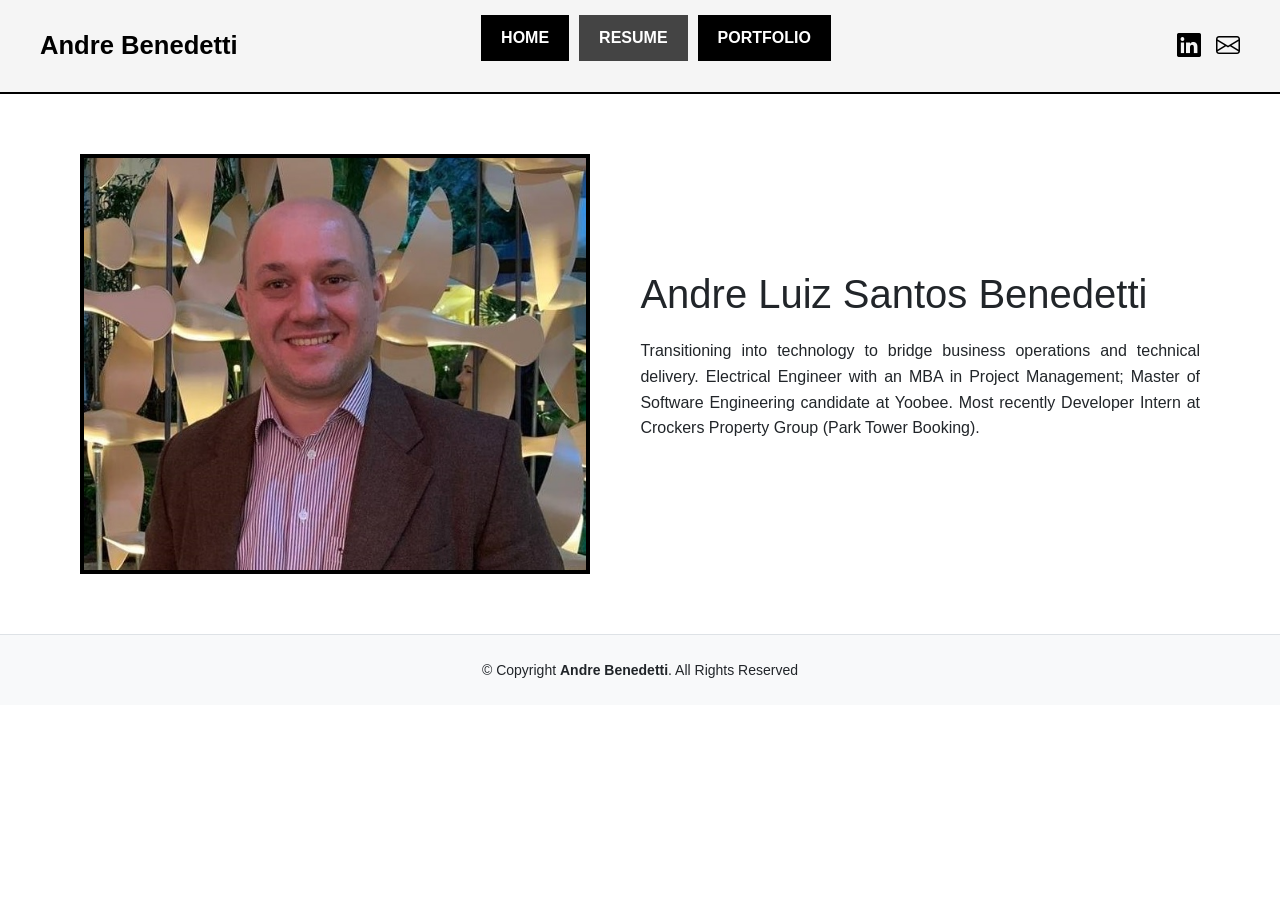
<file: index.html>
<!DOCTYPE html>
<html lang="en">
<head>
  <meta charset="utf-8">
  <meta content="width=device-width, initial-scale=1.0" name="viewport">
  <title>Portfolio - Andre Benedetti</title>
  
  <link rel="stylesheet" href="https://cdn.jsdelivr.net/npm/bootstrap-icons@1.11.3/font/bootstrap-icons.min.css">
  
  <link href="https://cdn.jsdelivr.net/npm/bootstrap@5.3.0/dist/css/bootstrap.min.css" rel="stylesheet">
  
  <link href="main.css" rel="stylesheet">
</head>
<body>

<header>
  <div class="header-container">
    <div class="header-left">
      <a href="index.html" class="brand-name">Andre Benedetti</a>
    </div>

    <div class="header-center">
      <nav>
        <ul class="nav-menu">
          <li><a href="index.html">Home</a></li>
          <li><a href="resume.html">Resume</a></li>
          <li><a href="portfolio.html">Portfolio</a></li>
        </ul>
      </nav>
    </div>

    <div class="header-right">
      <div class="social-links">
        <a href="https://www.linkedin.com/in/andrebenedetti/" target="_blank"><i class="bi bi-linkedin"></i></a>
        <a href="mailto:andbene@gmail.com"><i class="bi bi-envelope"></i></a>
      </div>
    </div>
  </div>
</header>

<main class="main-content">
  <div class="profile-container">
    <div class="profile-image">
      <img src="assets/img/profile-img.jpg" alt="Andre Benedetti" onerror="this.src='https://via.placeholder.com/320x420?text=Profile+Photo'">
    </div>

    <div class="profile-text">
      <h2>Andre Luiz Santos Benedetti</h2>
      <p>
        Transitioning into technology to bridge business operations and technical delivery. Electrical Engineer with an MBA in Project Management;
        Master of Software Engineering candidate at Yoobee. Most recently Developer Intern at Crockers Property Group (Park Tower Booking).
      </p>
      </div>
  </div>
</main>

<footer class="bg-light border-top py-4 text-center">
  <div class="container">
    <p class="m-0 text-dark" style="font-size: 14px;">© Copyright <strong>Andre Benedetti</strong>. All Rights Reserved</p>
  </div>
</footer>

</body>
</html>
</file>
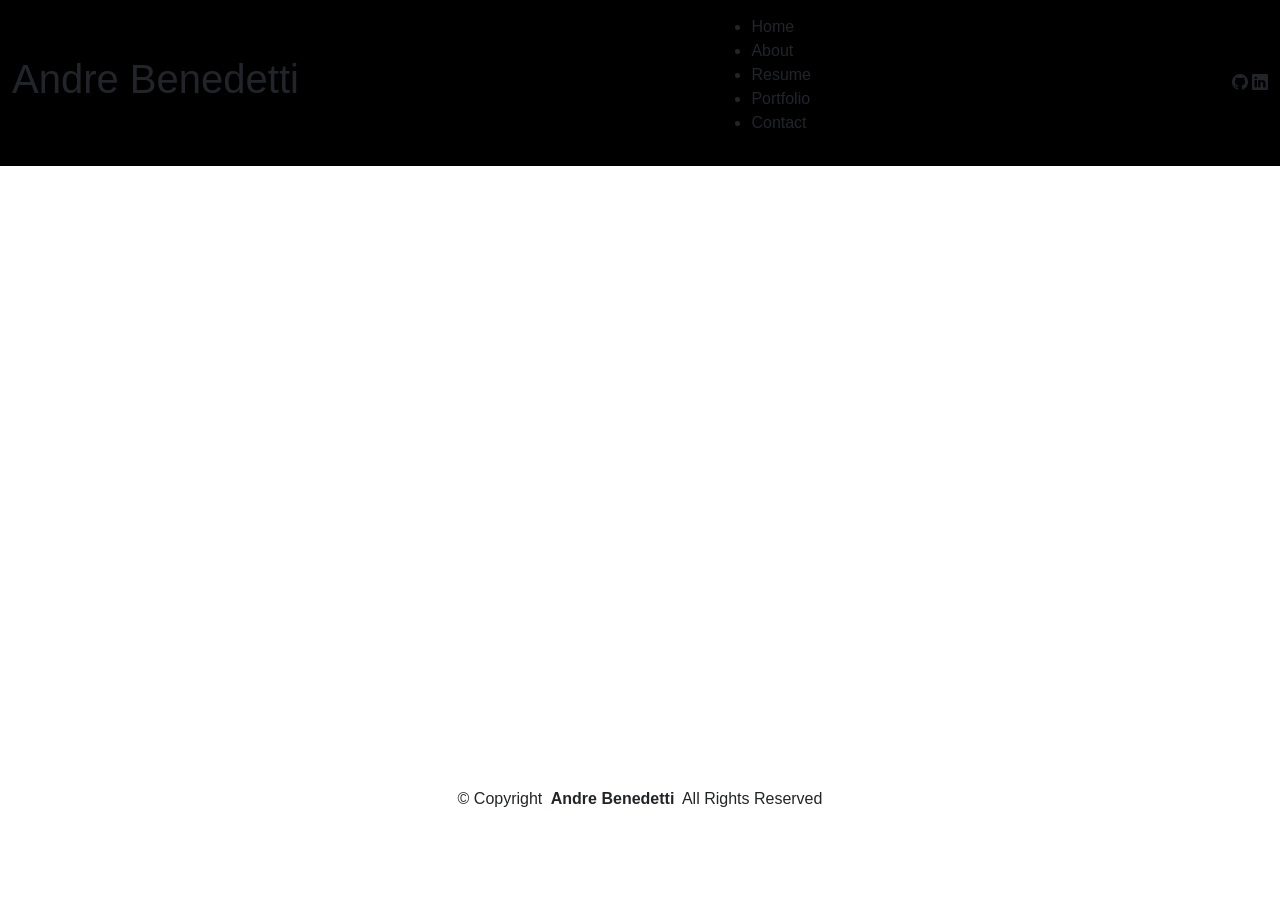
<file: about.html>
<!DOCTYPE html>
<html lang="en">

<head>
  <meta charset="utf-8">
  <meta content="width=device-width, initial-scale=1.0" name="viewport">
  <title>About - Andre Benedetti</title>
  <meta name="description" content="Professional profile of Andre Benedetti, Electrical Engineer transitioning to Software Engineering.">
  
  <link href="assets/vendor/bootstrap/css/bootstrap.min.css" rel="stylesheet">
  <link href="assets/vendor/bootstrap-icons/bootstrap-icons.css" rel="stylesheet">
  <link href="assets/vendor/aos/aos.css" rel="stylesheet">
  <link href="assets/vendor/glightbox/css/glightbox.min.css" rel="stylesheet">
  <link href="assets/vendor/swiper/swiper-bundle.min.css" rel="stylesheet">

  <link href="assets/css/main.css" rel="stylesheet">
</head>

<body class="about-page">

  <header id="header" class="header d-flex align-items-center light-background sticky-top">
    <div class="container-fluid position-relative d-flex align-items-center justify-content-between">
      <a href="index.html" class="logo d-flex align-items-center me-auto me-xl-0">
        <h1 class="sitename">Andre Benedetti</h1>
      </a>
      <nav id="navmenu" class="navmenu">
        <ul>
          <li><a href="index.html">Home</a></li>
          <li><a href="about.html" class="active">About</a></li>
          <li><a href="resume.html">Resume</a></li>
          <li><a href="portfolio.html">Portfolio</a></li>
          <li><a href="contact.html">Contact</a></li>
        </ul>
        <i class="mobile-nav-toggle d-xl-none bi bi-list"></i>
      </nav>
      <div class="header-social-links">
        <a href="https://github.com/seu-usuario-github" class="github"><i class="bi bi-github"></i></a>
        <a href="https://www.linkedin.com/in/andrebenedetti/" class="linkedin"><i class="bi bi-linkedin"></i></a>
      </div>
    </div>
  </header>

  <main class="main">

    <section id="about" class="about section">
      <div class="container" data-aos="fade-up" data-aos-delay="100">
        <div class="row gy-4 justify-content-center">
          <div class="col-lg-4">
            <img src="assets/img/profile-img.jpg" class="img-fluid" alt="Andre Benedetti Profile">
          </div>
          <div class="col-lg-8 content">
            <h2>Software Engineering Student &amp; Electrical Engineer</h2>
            <p class="fst-italic py-3">
              Commercial leader and Electrical Engineer with an MBA in Project Management, currently pursuing a Master of Software Engineering at Yoobee College of Creative Innovation in Auckland, NZ[cite: 4, 50].
            </p>
            <div class="row">
              <div class="col-lg-6">
                <ul>
                  <li><i class="bi bi-chevron-right"></i> <strong>Location:</strong> <span>Auckland CBD, NZ</span></li>
                  <li><i class="bi bi-chevron-right"></i> <strong>Email:</strong> <span>andbene@gmail.com</span></li>
                  <li><i class="bi bi-chevron-right"></i> <strong>Degree:</strong> <span>Master of Software Engineering (In Progress) [cite: 50]</span></li>
                </ul>
              </div>
              <div class="col-lg-6">
                <ul>
                  <li><i class="bi bi-chevron-right"></i> <strong>Languages:</strong> <span>Portuguese, English (Fluent), Spanish (Capable) [cite: 13]</span></li>
                  <li><i class="bi bi-chevron-right"></i> <strong>Visa Status:</strong> <span>Valid until March 31, 2027</span></li>
                  <li><i class="bi bi-chevron-right"></i> <strong>Current Focus:</strong> <span>Quantum Computing & Software Development</span></li>
                </ul>
              </div>
            </div>
            <p class="py-3">
              With a solid career leading commercial operations and managing high-stakes client relationships within the tech and telecom sectors, I am currently transitioning into Software Engineering[cite: 5, 6]. My goal is to bridge the gap between commercial strategy and technical execution[cite: 6].
            </p>
            <p>
              I am deeply engaged in the study of Quantum Computing, specifically focusing on quantum gates, circuit design, and algorithms. My current academic projects include a CV Analyzer System and a Personalized Diet Suggestion application.
            </p>
          </div>
        </div>
      </div>
    </section>

    <section id="skills" class="skills section">
      <div class="container" data-aos="fade-up" data-aos-delay="100">
        <div class="section-title">
          <h2>Skills</h2>
          <p>Technical and management competencies developed throughout my professional and academic journey.</p>
        </div>
        <div class="row skills-content">
          <div class="col-lg-6">
            <div class="progress">
              <span class="skill"><span>Python (Flask/Django)</span> <i class="val">85%</i></span>
              <div class="progress-bar-wrap">
                <div class="progress-bar" role="progressbar" aria-valuenow="85" aria-valuemin="0" aria-valuemax="100"></div>
              </div>
            </div>
            <div class="progress">
              <span class="skill"><span>Project Management (MBA)</span> <i class="val">95%</i></span>
              <div class="progress-bar-wrap">
                <div class="progress-bar" role="progressbar" aria-valuenow="95" aria-valuemin="0" aria-valuemax="100"></div>
              </div>
            </div>
            <div class="progress">
              <span class="skill"><span>Electrical Engineering</span> <i class="val">90%</i></span>
              <div class="progress-bar-wrap">
                <div class="progress-bar" role="progressbar" aria-valuenow="90" aria-valuemin="0" aria-valuemax="100"></div>
              </div>
            </div>
          </div>
          <div class="col-lg-6">
            <div class="progress">
              <span class="skill"><span>Quantum Computing (Qiskit/Cirq)</span> <i class="val">75%</i></span>
              <div class="progress-bar-wrap">
                <div class="progress-bar" role="progressbar" aria-valuenow="75" aria-valuemin="0" aria-valuemax="100"></div>
              </div>
            </div>
            <div class="progress">
              <span class="skill"><span>Sales Operations & CRM (Salesforce)</span> <i class="val">90%</i></span>
              <div class="progress-bar-wrap">
                <div class="progress-bar" role="progressbar" aria-valuenow="90" aria-valuemin="0" aria-valuemax="100"></div>
              </div>
            </div>
            <div class="progress">
              <span class="skill"><span>Systems Thinking & Data Analysis</span> <i class="val">85%</i></span>
              <div class="progress-bar-wrap">
                <div class="progress-bar" role="progressbar" aria-valuenow="85" aria-valuemin="0" aria-valuemax="100"></div>
              </div>
            </div>
          </div>
        </div>
      </div>
    </section>

  </main>

  <footer id="footer" class="footer light-background">
    <div class="container">
      <div class="copyright text-center ">
        <p>© <span>Copyright</span> <strong class="px-1 sitename">Andre Benedetti</strong> <span>All Rights Reserved</span></p>
      </div>
    </div>
  </footer>

  <script src="assets/vendor/bootstrap/js/bootstrap.bundle.min.js"></script>
  <script src="assets/vendor/aos/aos.js"></script>
  <script src="assets/vendor/glightbox/js/glightbox.min.js"></script>
  <script src="assets/vendor/swiper/swiper-bundle.min.js"></script>
  <script src="assets/js/main.js"></script>

</body>
</html>
</file>
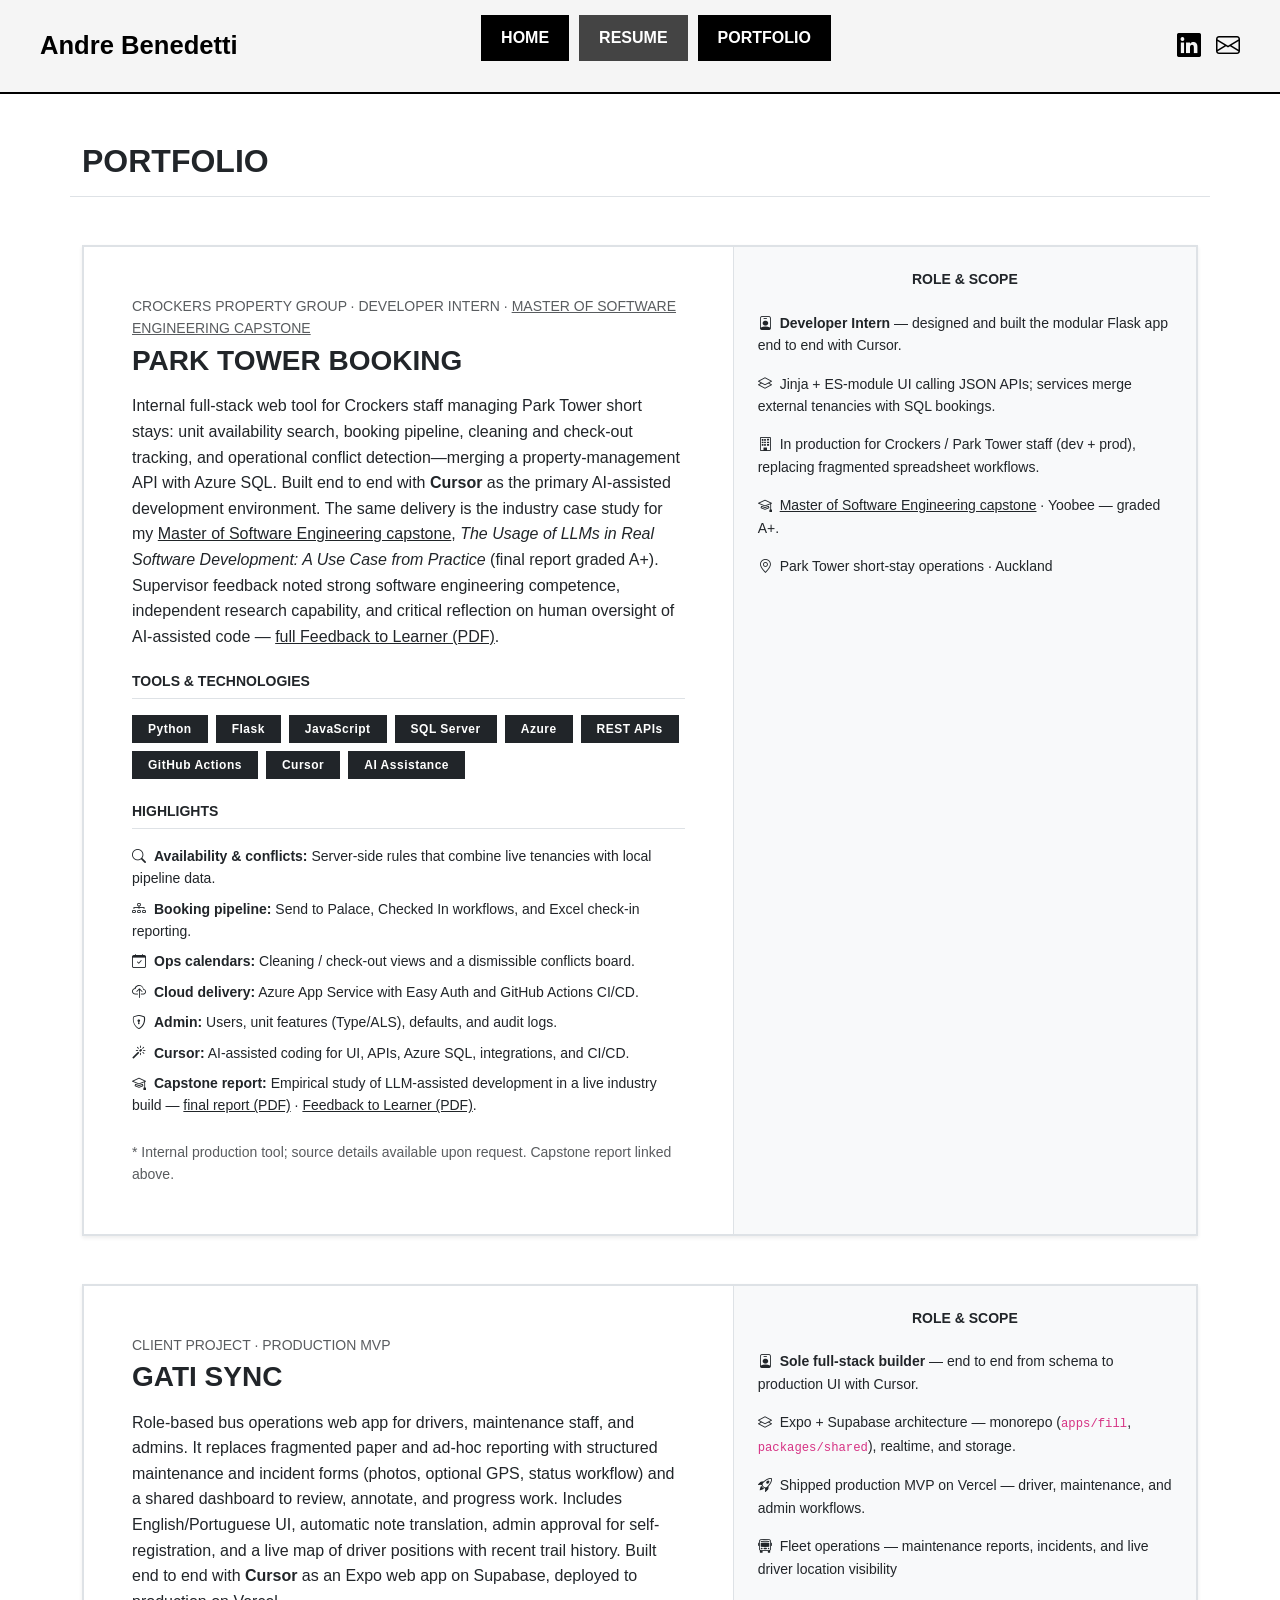
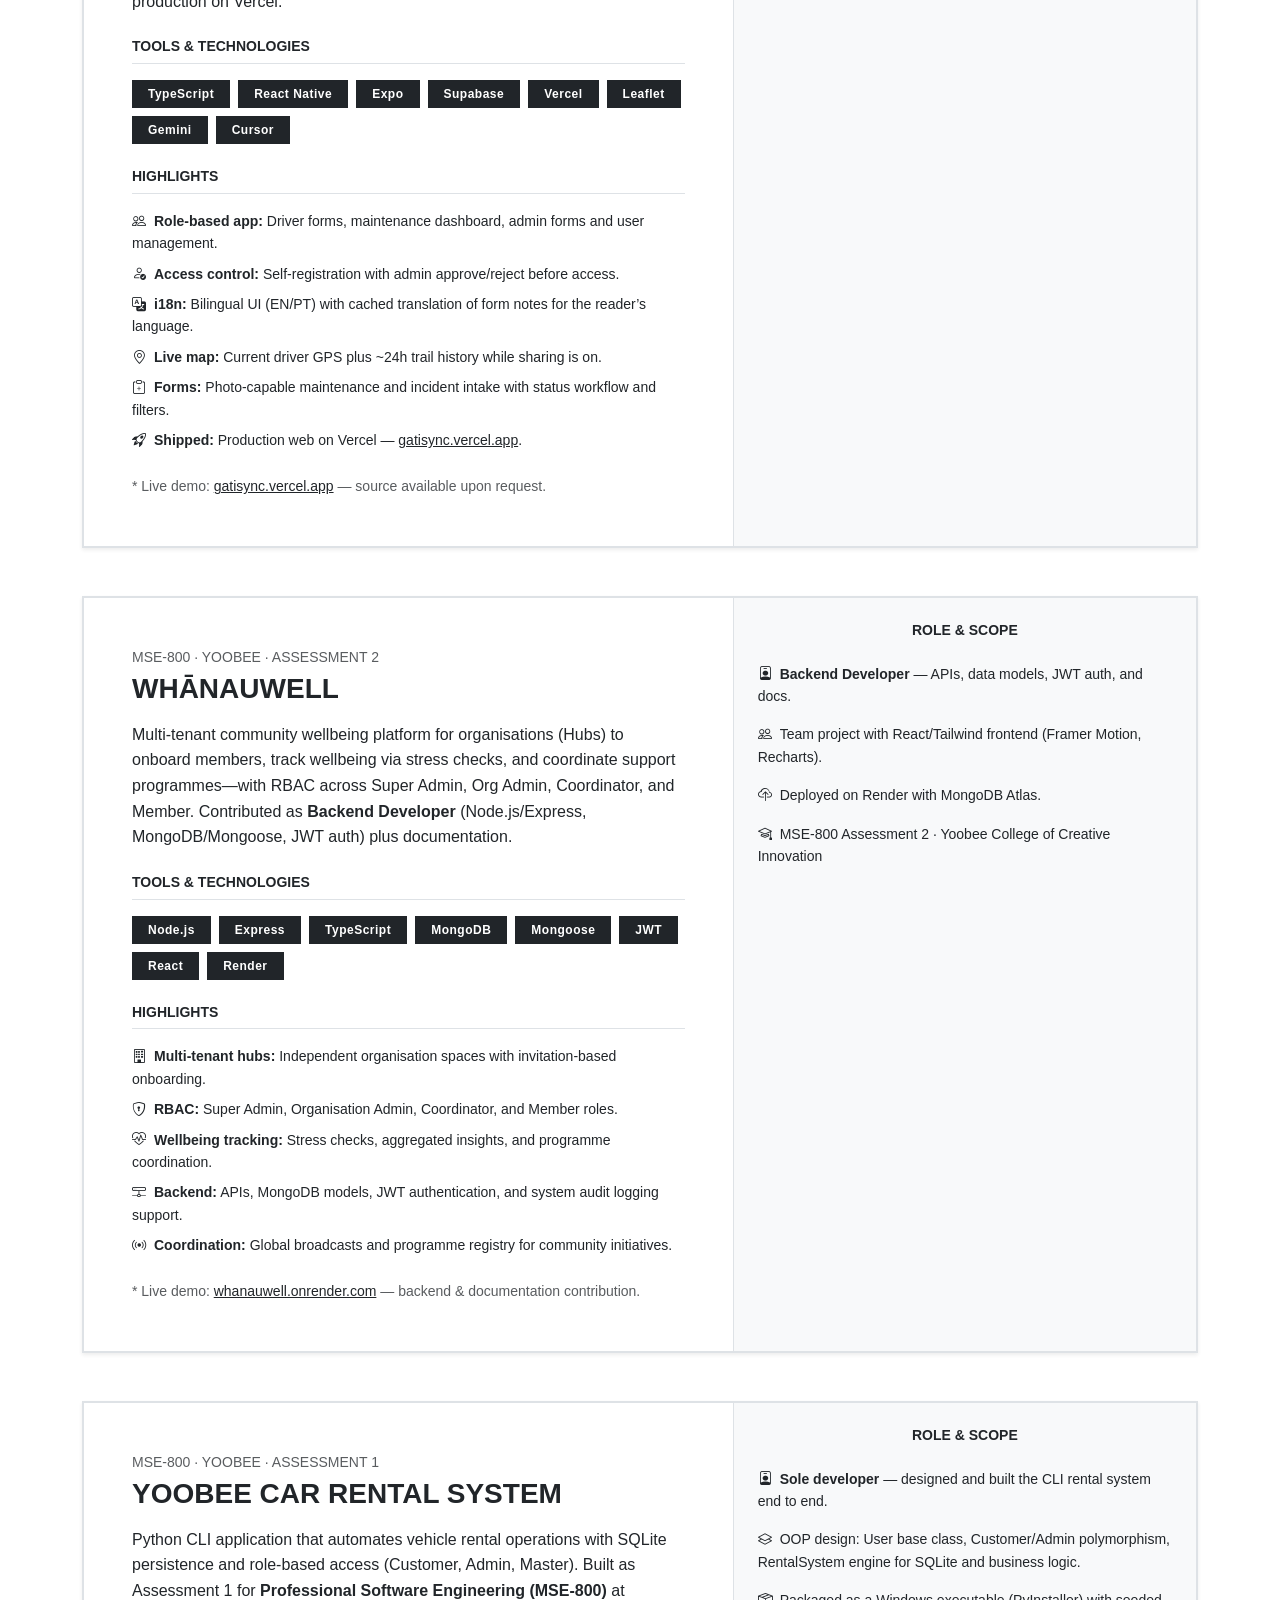
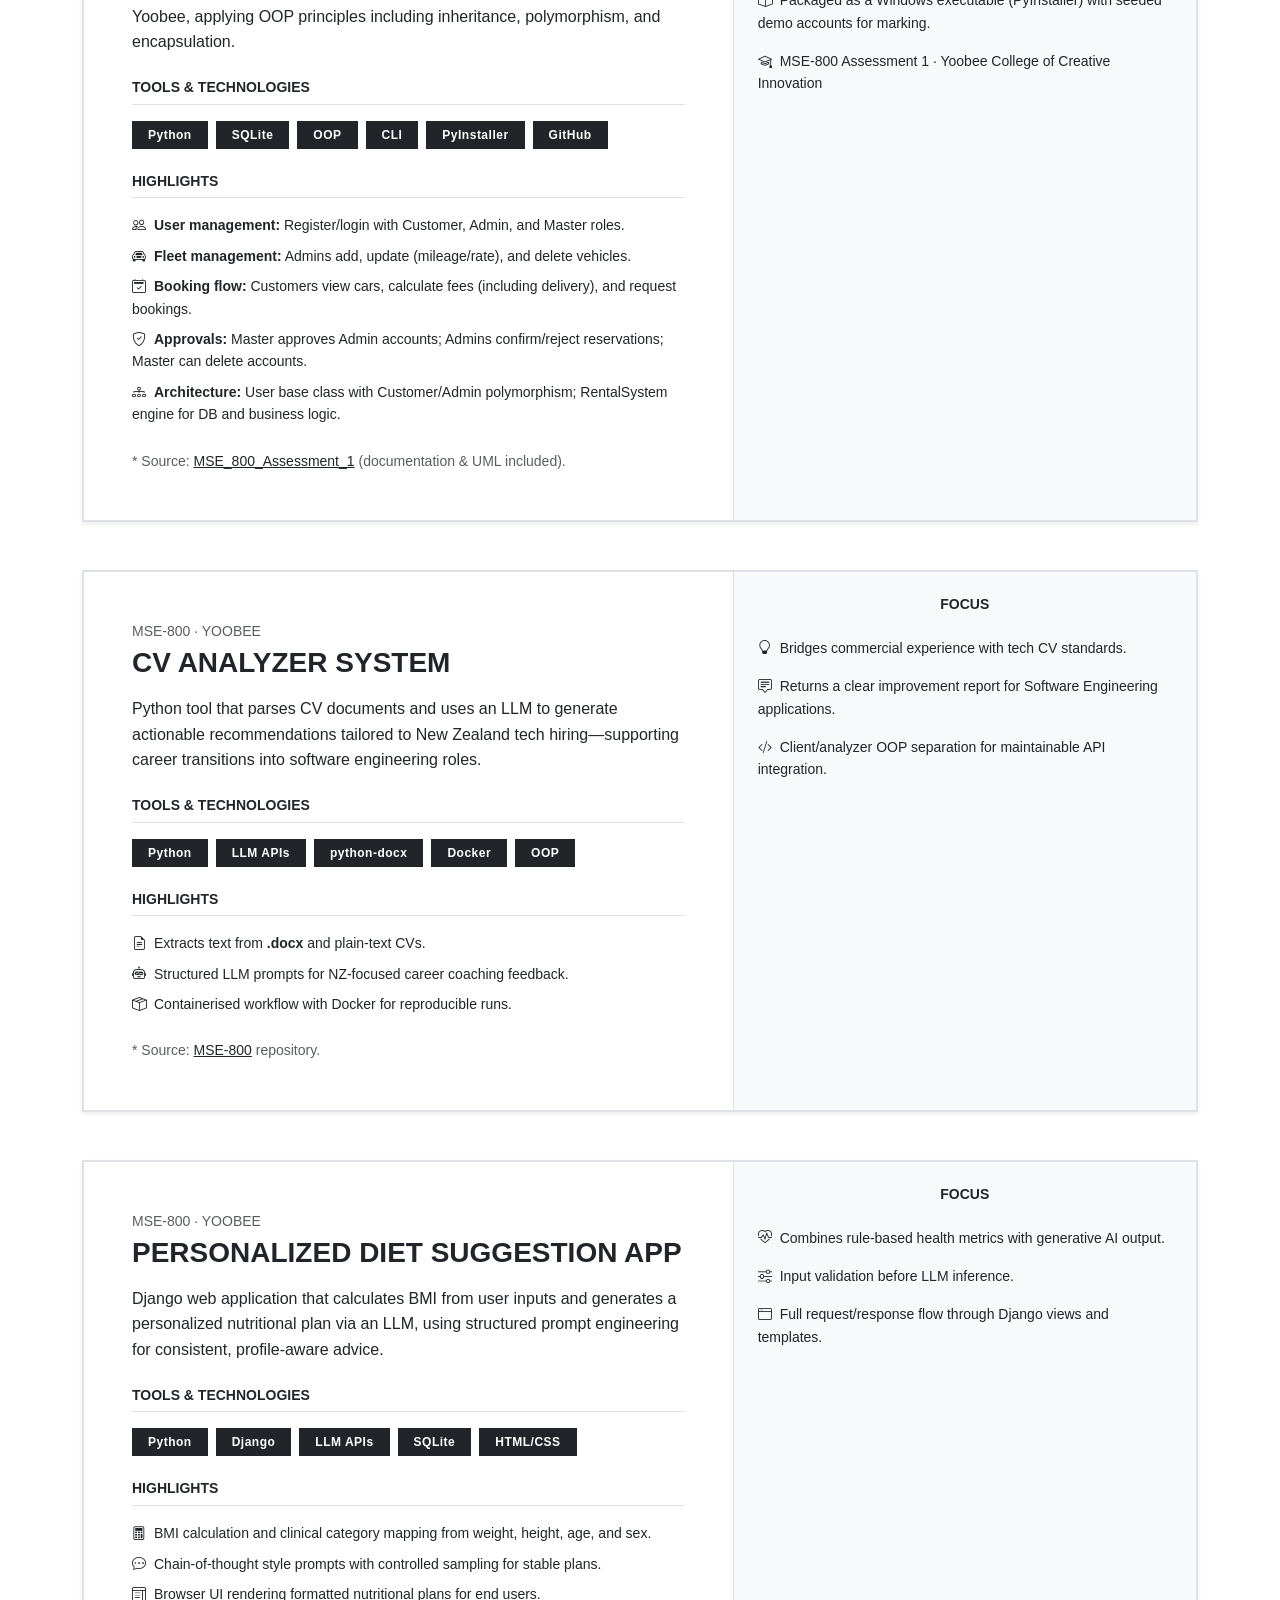
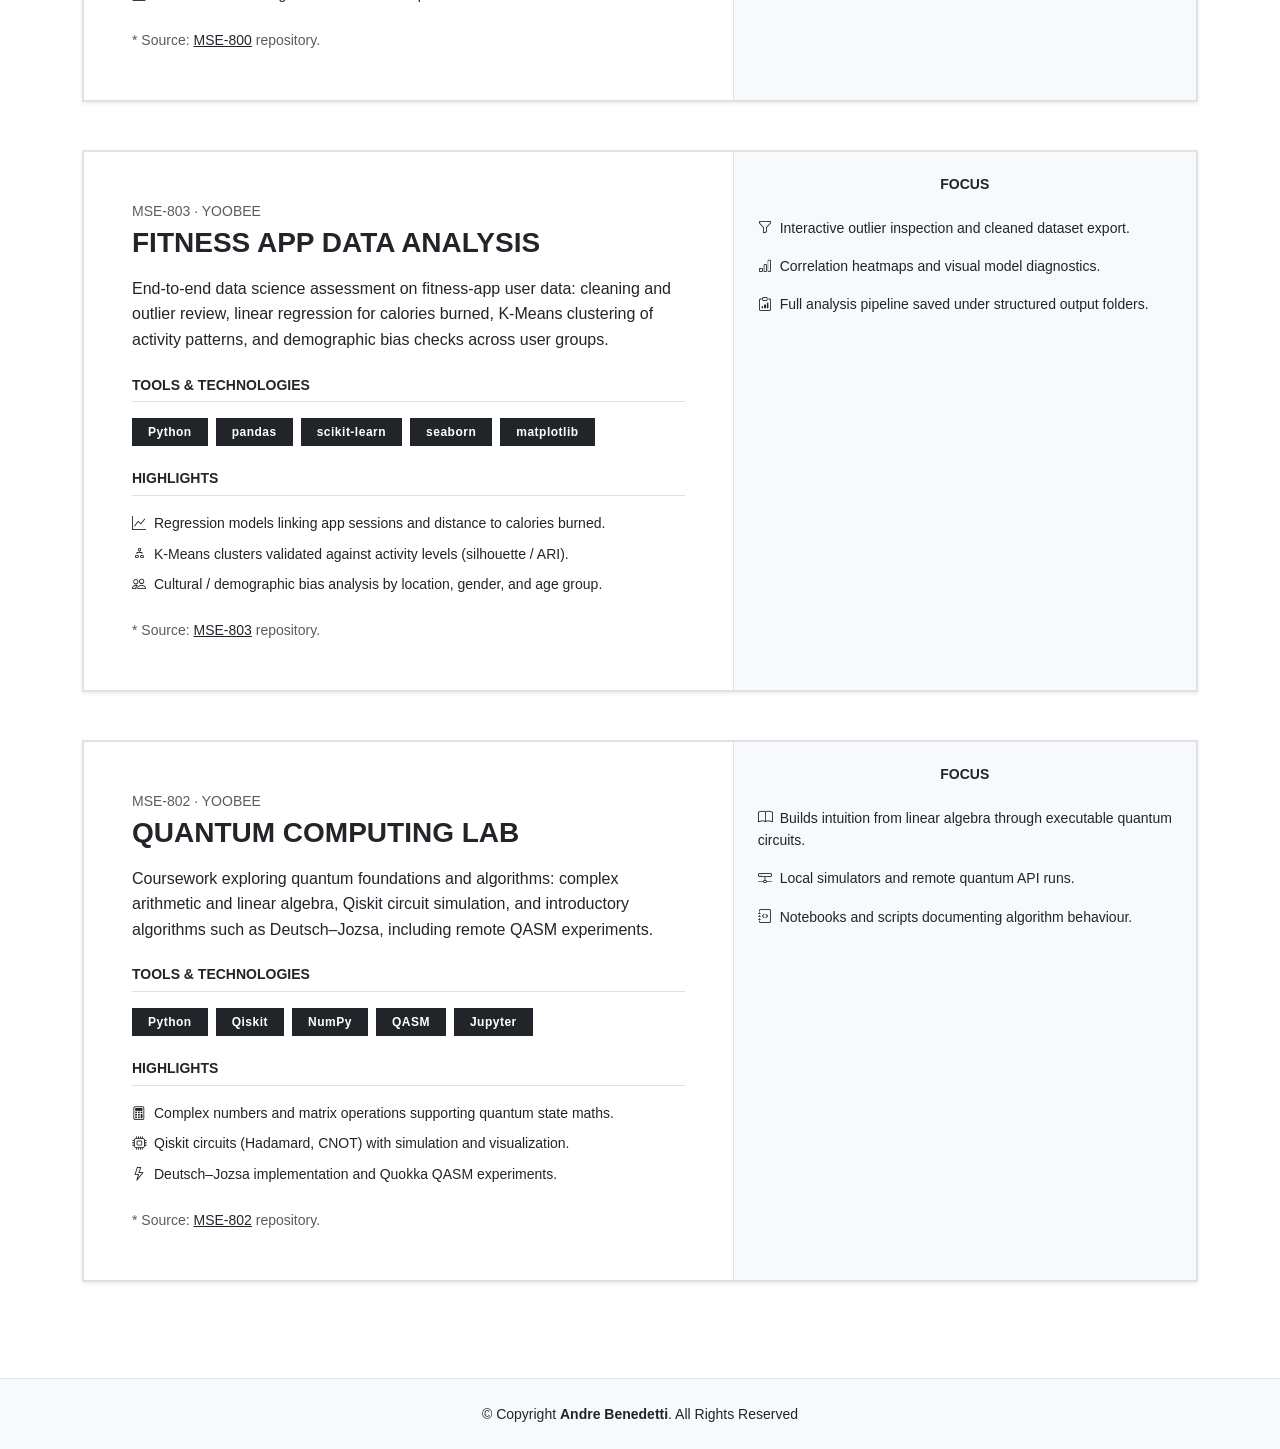
<file: portfolio.html>
<!DOCTYPE html>
<html lang="en">
<head>
  <meta charset="utf-8">
  <meta content="width=device-width, initial-scale=1.0" name="viewport">
  <title>Portfolio - Andre Benedetti</title>
  
  <link rel="stylesheet" href="https://cdn.jsdelivr.net/npm/bootstrap-icons@1.11.3/font/bootstrap-icons.min.css">
  
  <link href="https://cdn.jsdelivr.net/npm/bootstrap@5.3.0/dist/css/bootstrap.min.css" rel="stylesheet">
  
  <link href="main.css" rel="stylesheet">
</head>
<body>

<header>
  <div class="header-container">
    <div class="header-left">
      <a href="index.html" class="brand-name">Andre Benedetti</a>
    </div>

    <div class="header-center">
      <nav>
        <ul class="nav-menu">
          <li><a href="index.html">Home</a></li>
          <li><a href="resume.html">Resume</a></li>
          <li><a href="portfolio.html">Portfolio</a></li>
        </ul>
      </nav>
    </div>

    <div class="header-right">
      <div class="social-links">
        <a href="https://www.linkedin.com/in/andrebenedetti/" target="_blank"><i class="bi bi-linkedin"></i></a>
        <a href="mailto:andbene@gmail.com"><i class="bi bi-envelope"></i></a>
      </div>
    </div>
  </div>
</header>

<main class="container py-5">
  <div class="row mb-5 pb-3 border-bottom">
    <div class="col-12">
      <h2 class="text-uppercase fw-bold m-0">Portfolio</h2>
    </div>
  </div>

  <!-- 1. Park Tower Booking -->
  <div class="project-card bg-white border border-2 mb-5 shadow-sm">
    <div class="row g-0">
      <div class="col-lg-7 p-4 p-md-5">
        <p class="text-muted small text-uppercase mb-1">Crockers Property Group · Developer Intern · <a href="assets/pdf/MSE907-Capstone-Park-Tower-LLMs-in-Practice.pdf" target="_blank" class="text-muted text-decoration-underline">Master of Software Engineering capstone</a></p>
        <h3 class="fw-bold text-uppercase mb-3">Park Tower Booking</h3>
        
        <p class="text-justify mb-4">
          Internal full-stack web tool for Crockers staff managing Park Tower short stays: unit availability search, booking pipeline, cleaning and check-out tracking, and operational conflict detection—merging a property-management API with Azure SQL. Built end to end with <strong>Cursor</strong> as the primary AI-assisted development environment. The same delivery is the industry case study for my <a href="assets/pdf/MSE907-Capstone-Park-Tower-LLMs-in-Practice.pdf" target="_blank" class="text-dark text-decoration-underline">Master of Software Engineering capstone</a>, <em>The Usage of LLMs in Real Software Development: A Use Case from Practice</em> (final report graded A+). Supervisor feedback noted strong software engineering competence, independent research capability, and critical reflection on human oversight of AI-assisted code — <a href="assets/pdf/MSE907-Capstone-Feedback-to-Learner.pdf" target="_blank" class="text-dark">full Feedback to Learner (PDF)</a>.
        </p>

        <div class="mb-4">
          <h5 class="fw-bold text-uppercase small border-bottom pb-2 mb-3">Tools & Technologies</h5>
          <div class="d-flex flex-wrap gap-2">
            <span class="badge bg-dark rounded-0 px-3 py-2">Python</span>
            <span class="badge bg-dark rounded-0 px-3 py-2">Flask</span>
            <span class="badge bg-dark rounded-0 px-3 py-2">JavaScript</span>
            <span class="badge bg-dark rounded-0 px-3 py-2">SQL Server</span>
            <span class="badge bg-dark rounded-0 px-3 py-2">Azure</span>
            <span class="badge bg-dark rounded-0 px-3 py-2">REST APIs</span>
            <span class="badge bg-dark rounded-0 px-3 py-2">GitHub Actions</span>
            <span class="badge bg-dark rounded-0 px-3 py-2">Cursor</span>
            <span class="badge bg-dark rounded-0 px-3 py-2">AI Assistance</span>
          </div>
        </div>

        <div class="mb-4">
          <h5 class="fw-bold text-uppercase small border-bottom pb-2 mb-3">Highlights</h5>
          <ul class="list-unstyled small">
            <li class="mb-2"><i class="bi bi-search me-2"></i><strong>Availability &amp; conflicts:</strong> Server-side rules that combine live tenancies with local pipeline data.</li>
            <li class="mb-2"><i class="bi bi-diagram-3 me-2"></i><strong>Booking pipeline:</strong> Send to Palace, Checked In workflows, and Excel check-in reporting.</li>
            <li class="mb-2"><i class="bi bi-calendar-check me-2"></i><strong>Ops calendars:</strong> Cleaning / check-out views and a dismissible conflicts board.</li>
            <li class="mb-2"><i class="bi bi-cloud-upload me-2"></i><strong>Cloud delivery:</strong> Azure App Service with Easy Auth and GitHub Actions CI/CD.</li>
            <li class="mb-2"><i class="bi bi-shield-lock me-2"></i><strong>Admin:</strong> Users, unit features (Type/ALS), defaults, and audit logs.</li>
            <li class="mb-2"><i class="bi bi-magic me-2"></i><strong>Cursor:</strong> AI-assisted coding for UI, APIs, Azure SQL, integrations, and CI/CD.</li>
            <li><i class="bi bi-mortarboard me-2"></i><strong>Capstone report:</strong> Empirical study of LLM-assisted development in a live industry build — <a href="assets/pdf/MSE907-Capstone-Park-Tower-LLMs-in-Practice.pdf" target="_blank" class="text-dark">final report (PDF)</a> · <a href="assets/pdf/MSE907-Capstone-Feedback-to-Learner.pdf" target="_blank" class="text-dark">Feedback to Learner (PDF)</a>.</li>
          </ul>
        </div>

        <p class="text-muted small italic m-0">
          * Internal production tool; source details available upon request. Capstone report linked above.
        </p>
      </div>

      <div class="col-lg-5 bg-light p-4 border-start-lg">
        <h5 class="fw-bold text-uppercase small text-center mb-4">Role &amp; Scope</h5>
        <ul class="list-unstyled small mb-0">
          <li class="mb-3"><i class="bi bi-person-badge me-2"></i><strong>Developer Intern</strong> — designed and built the modular Flask app end to end with Cursor.</li>
          <li class="mb-3"><i class="bi bi-layers me-2"></i>Jinja + ES-module UI calling JSON APIs; services merge external tenancies with SQL bookings.</li>
          <li class="mb-3"><i class="bi bi-building me-2"></i>In production for Crockers / Park Tower staff (dev + prod), replacing fragmented spreadsheet workflows.</li>
          <li class="mb-3"><i class="bi bi-mortarboard me-2"></i><a href="assets/pdf/MSE907-Capstone-Park-Tower-LLMs-in-Practice.pdf" target="_blank" class="text-dark text-decoration-underline">Master of Software Engineering capstone</a> · Yoobee — graded A+.</li>
          <li><i class="bi bi-geo-alt me-2"></i>Park Tower short-stay operations · Auckland</li>
        </ul>
      </div>
    </div>
  </div>

  <!-- 2. Gati Sync (repo: Busao) -->
  <div class="project-card bg-white border border-2 mb-5 shadow-sm">
    <div class="row g-0">
      <div class="col-lg-7 p-4 p-md-5">
        <p class="text-muted small text-uppercase mb-1">Client Project · Production MVP</p>
        <h3 class="fw-bold text-uppercase mb-3">Gati Sync</h3>
        
        <p class="text-justify mb-4">
          Role-based bus operations web app for drivers, maintenance staff, and admins. It replaces fragmented paper and ad-hoc reporting with structured maintenance and incident forms (photos, optional GPS, status workflow) and a shared dashboard to review, annotate, and progress work. Includes English/Portuguese UI, automatic note translation, admin approval for self-registration, and a live map of driver positions with recent trail history. Built end to end with <strong>Cursor</strong> as an Expo web app on Supabase, deployed to production on Vercel.
        </p>

        <div class="mb-4">
          <h5 class="fw-bold text-uppercase small border-bottom pb-2 mb-3">Tools & Technologies</h5>
          <div class="d-flex flex-wrap gap-2">
            <span class="badge bg-dark rounded-0 px-3 py-2">TypeScript</span>
            <span class="badge bg-dark rounded-0 px-3 py-2">React Native</span>
            <span class="badge bg-dark rounded-0 px-3 py-2">Expo</span>
            <span class="badge bg-dark rounded-0 px-3 py-2">Supabase</span>
            <span class="badge bg-dark rounded-0 px-3 py-2">Vercel</span>
            <span class="badge bg-dark rounded-0 px-3 py-2">Leaflet</span>
            <span class="badge bg-dark rounded-0 px-3 py-2">Gemini</span>
            <span class="badge bg-dark rounded-0 px-3 py-2">Cursor</span>
          </div>
        </div>

        <div class="mb-4">
          <h5 class="fw-bold text-uppercase small border-bottom pb-2 mb-3">Highlights</h5>
          <ul class="list-unstyled small">
            <li class="mb-2"><i class="bi bi-people me-2"></i><strong>Role-based app:</strong> Driver forms, maintenance dashboard, admin forms and user management.</li>
            <li class="mb-2"><i class="bi bi-person-check me-2"></i><strong>Access control:</strong> Self-registration with admin approve/reject before access.</li>
            <li class="mb-2"><i class="bi bi-translate me-2"></i><strong>i18n:</strong> Bilingual UI (EN/PT) with cached translation of form notes for the reader’s language.</li>
            <li class="mb-2"><i class="bi bi-geo-alt me-2"></i><strong>Live map:</strong> Current driver GPS plus ~24h trail history while sharing is on.</li>
            <li class="mb-2"><i class="bi bi-clipboard-plus me-2"></i><strong>Forms:</strong> Photo-capable maintenance and incident intake with status workflow and filters.</li>
            <li><i class="bi bi-rocket-takeoff me-2"></i><strong>Shipped:</strong> Production web on Vercel — <a href="https://gatisync.vercel.app" target="_blank" class="text-dark">gatisync.vercel.app</a>.</li>
          </ul>
        </div>

        <p class="text-muted small italic m-0">
          * Live demo: <a href="https://gatisync.vercel.app" target="_blank" class="text-dark">gatisync.vercel.app</a> — source available upon request.
        </p>
      </div>

      <div class="col-lg-5 bg-light p-4 border-start-lg">
        <h5 class="fw-bold text-uppercase small text-center mb-4">Role &amp; Scope</h5>
        <ul class="list-unstyled small mb-0">
          <li class="mb-3"><i class="bi bi-person-badge me-2"></i><strong>Sole full-stack builder</strong> — end to end from schema to production UI with Cursor.</li>
          <li class="mb-3"><i class="bi bi-layers me-2"></i>Expo + Supabase architecture — monorepo (<code>apps/fill</code>, <code>packages/shared</code>), realtime, and storage.</li>
          <li class="mb-3"><i class="bi bi-rocket-takeoff me-2"></i>Shipped production MVP on Vercel — driver, maintenance, and admin workflows.</li>
          <li><i class="bi bi-bus-front me-2"></i>Fleet operations — maintenance reports, incidents, and live driver location visibility</li>
        </ul>
      </div>
    </div>
  </div>

  <!-- 3. WhānauWell -->
  <div class="project-card bg-white border border-2 mb-5 shadow-sm">
    <div class="row g-0">
      <div class="col-lg-7 p-4 p-md-5">
        <p class="text-muted small text-uppercase mb-1">MSE-800 · Yoobee · Assessment 2</p>
        <h3 class="fw-bold text-uppercase mb-3">WhānauWell</h3>
        
        <p class="text-justify mb-4">
          Multi-tenant community wellbeing platform for organisations (Hubs) to onboard members, track wellbeing via stress checks, and coordinate support programmes—with RBAC across Super Admin, Org Admin, Coordinator, and Member. Contributed as <strong>Backend Developer</strong> (Node.js/Express, MongoDB/Mongoose, JWT auth) plus documentation.
        </p>

        <div class="mb-4">
          <h5 class="fw-bold text-uppercase small border-bottom pb-2 mb-3">Tools & Technologies</h5>
          <div class="d-flex flex-wrap gap-2">
            <span class="badge bg-dark rounded-0 px-3 py-2">Node.js</span>
            <span class="badge bg-dark rounded-0 px-3 py-2">Express</span>
            <span class="badge bg-dark rounded-0 px-3 py-2">TypeScript</span>
            <span class="badge bg-dark rounded-0 px-3 py-2">MongoDB</span>
            <span class="badge bg-dark rounded-0 px-3 py-2">Mongoose</span>
            <span class="badge bg-dark rounded-0 px-3 py-2">JWT</span>
            <span class="badge bg-dark rounded-0 px-3 py-2">React</span>
            <span class="badge bg-dark rounded-0 px-3 py-2">Render</span>
          </div>
        </div>

        <div class="mb-4">
          <h5 class="fw-bold text-uppercase small border-bottom pb-2 mb-3">Highlights</h5>
          <ul class="list-unstyled small">
            <li class="mb-2"><i class="bi bi-building me-2"></i><strong>Multi-tenant hubs:</strong> Independent organisation spaces with invitation-based onboarding.</li>
            <li class="mb-2"><i class="bi bi-shield-lock me-2"></i><strong>RBAC:</strong> Super Admin, Organisation Admin, Coordinator, and Member roles.</li>
            <li class="mb-2"><i class="bi bi-heart-pulse me-2"></i><strong>Wellbeing tracking:</strong> Stress checks, aggregated insights, and programme coordination.</li>
            <li class="mb-2"><i class="bi bi-hdd-network me-2"></i><strong>Backend:</strong> APIs, MongoDB models, JWT authentication, and system audit logging support.</li>
            <li><i class="bi bi-broadcast me-2"></i><strong>Coordination:</strong> Global broadcasts and programme registry for community initiatives.</li>
          </ul>
        </div>

        <p class="text-muted small italic m-0">
          * Live demo: <a href="https://whanauwell.onrender.com/" target="_blank" class="text-dark">whanauwell.onrender.com</a> — backend &amp; documentation contribution.
        </p>
      </div>

      <div class="col-lg-5 bg-light p-4 border-start-lg">
        <h5 class="fw-bold text-uppercase small text-center mb-4">Role &amp; Scope</h5>
        <ul class="list-unstyled small mb-0">
          <li class="mb-3"><i class="bi bi-person-badge me-2"></i><strong>Backend Developer</strong> — APIs, data models, JWT auth, and docs.</li>
          <li class="mb-3"><i class="bi bi-people me-2"></i>Team project with React/Tailwind frontend (Framer Motion, Recharts).</li>
          <li class="mb-3"><i class="bi bi-cloud-upload me-2"></i>Deployed on Render with MongoDB Atlas.</li>
          <li><i class="bi bi-mortarboard me-2"></i>MSE-800 Assessment 2 · Yoobee College of Creative Innovation</li>
        </ul>
      </div>
    </div>
  </div>

  <!-- 4. Yoobee Car Rental -->
  <div class="project-card bg-white border border-2 mb-5 shadow-sm">
    <div class="row g-0">
      <div class="col-lg-7 p-4 p-md-5">
        <p class="text-muted small text-uppercase mb-1">MSE-800 · Yoobee · Assessment 1</p>
        <h3 class="fw-bold text-uppercase mb-3">Yoobee Car Rental System</h3>
        
        <p class="text-justify mb-4">
          Python CLI application that automates vehicle rental operations with SQLite persistence and role-based access (Customer, Admin, Master). Built as Assessment 1 for <strong>Professional Software Engineering (MSE-800)</strong> at Yoobee, applying OOP principles including inheritance, polymorphism, and encapsulation.
        </p>

        <div class="mb-4">
          <h5 class="fw-bold text-uppercase small border-bottom pb-2 mb-3">Tools & Technologies</h5>
          <div class="d-flex flex-wrap gap-2">
            <span class="badge bg-dark rounded-0 px-3 py-2">Python</span>
            <span class="badge bg-dark rounded-0 px-3 py-2">SQLite</span>
            <span class="badge bg-dark rounded-0 px-3 py-2">OOP</span>
            <span class="badge bg-dark rounded-0 px-3 py-2">CLI</span>
            <span class="badge bg-dark rounded-0 px-3 py-2">PyInstaller</span>
            <span class="badge bg-dark rounded-0 px-3 py-2">GitHub</span>
          </div>
        </div>

        <div class="mb-4">
          <h5 class="fw-bold text-uppercase small border-bottom pb-2 mb-3">Highlights</h5>
          <ul class="list-unstyled small">
            <li class="mb-2"><i class="bi bi-people me-2"></i><strong>User management:</strong> Register/login with Customer, Admin, and Master roles.</li>
            <li class="mb-2"><i class="bi bi-car-front me-2"></i><strong>Fleet management:</strong> Admins add, update (mileage/rate), and delete vehicles.</li>
            <li class="mb-2"><i class="bi bi-calendar2-check me-2"></i><strong>Booking flow:</strong> Customers view cars, calculate fees (including delivery), and request bookings.</li>
            <li class="mb-2"><i class="bi bi-shield-check me-2"></i><strong>Approvals:</strong> Master approves Admin accounts; Admins confirm/reject reservations; Master can delete accounts.</li>
            <li><i class="bi bi-diagram-3 me-2"></i><strong>Architecture:</strong> User base class with Customer/Admin polymorphism; RentalSystem engine for DB and business logic.</li>
          </ul>
        </div>

        <p class="text-muted small italic m-0">
          * Source: <a href="https://github.com/Andre-Benedetti/MSE_800_Assessment_1" target="_blank" class="text-dark">MSE_800_Assessment_1</a> (documentation &amp; UML included).
        </p>
      </div>

      <div class="col-lg-5 bg-light p-4 border-start-lg">
        <h5 class="fw-bold text-uppercase small text-center mb-4">Role &amp; Scope</h5>
        <ul class="list-unstyled small mb-0">
          <li class="mb-3"><i class="bi bi-person-badge me-2"></i><strong>Sole developer</strong> — designed and built the CLI rental system end to end.</li>
          <li class="mb-3"><i class="bi bi-layers me-2"></i>OOP design: User base class, Customer/Admin polymorphism, RentalSystem engine for SQLite and business logic.</li>
          <li class="mb-3"><i class="bi bi-box-seam me-2"></i>Packaged as a Windows executable (PyInstaller) with seeded demo accounts for marking.</li>
          <li><i class="bi bi-mortarboard me-2"></i>MSE-800 Assessment 1 · Yoobee College of Creative Innovation</li>
        </ul>
      </div>
    </div>
  </div>

  <!-- 3. CV Analyzer -->
  <div class="project-card bg-white border border-2 mb-5 shadow-sm">
    <div class="row g-0">
      <div class="col-lg-7 p-4 p-md-5">
        <p class="text-muted small text-uppercase mb-1">MSE-800 · Yoobee</p>
        <h3 class="fw-bold text-uppercase mb-3">CV Analyzer System</h3>
        
        <p class="text-justify mb-4">
          Python tool that parses CV documents and uses an LLM to generate actionable recommendations tailored to New Zealand tech hiring—supporting career transitions into software engineering roles.
        </p>

        <div class="mb-4">
          <h5 class="fw-bold text-uppercase small border-bottom pb-2 mb-3">Tools & Technologies</h5>
          <div class="d-flex flex-wrap gap-2">
            <span class="badge bg-dark rounded-0 px-3 py-2">Python</span>
            <span class="badge bg-dark rounded-0 px-3 py-2">LLM APIs</span>
            <span class="badge bg-dark rounded-0 px-3 py-2">python-docx</span>
            <span class="badge bg-dark rounded-0 px-3 py-2">Docker</span>
            <span class="badge bg-dark rounded-0 px-3 py-2">OOP</span>
          </div>
        </div>

        <div class="mb-4">
          <h5 class="fw-bold text-uppercase small border-bottom pb-2 mb-3">Highlights</h5>
          <ul class="list-unstyled small">
            <li class="mb-2"><i class="bi bi-file-earmark-text me-2"></i>Extracts text from <strong>.docx</strong> and plain-text CVs.</li>
            <li class="mb-2"><i class="bi bi-robot me-2"></i>Structured LLM prompts for NZ-focused career coaching feedback.</li>
            <li><i class="bi bi-box-seam me-2"></i>Containerised workflow with Docker for reproducible runs.</li>
          </ul>
        </div>

        <p class="text-muted small italic m-0">
          * Source: <a href="https://github.com/Andre-Benedetti/MSE-800" target="_blank" class="text-dark">MSE-800</a> repository.
        </p>
      </div>

      <div class="col-lg-5 bg-light p-4 border-start-lg">
        <h5 class="fw-bold text-uppercase small text-center mb-4">Focus</h5>
        <ul class="list-unstyled small mb-0">
          <li class="mb-3"><i class="bi bi-lightbulb me-2"></i>Bridges commercial experience with tech CV standards.</li>
          <li class="mb-3"><i class="bi bi-chat-square-text me-2"></i>Returns a clear improvement report for Software Engineering applications.</li>
          <li><i class="bi bi-code-slash me-2"></i>Client/analyzer OOP separation for maintainable API integration.</li>
        </ul>
      </div>
    </div>
  </div>

  <!-- 4. Diet Suggestion -->
  <div class="project-card bg-white border border-2 mb-5 shadow-sm">
    <div class="row g-0">
      <div class="col-lg-7 p-4 p-md-5">
        <p class="text-muted small text-uppercase mb-1">MSE-800 · Yoobee</p>
        <h3 class="fw-bold text-uppercase mb-3">Personalized Diet Suggestion App</h3>
        
        <p class="text-justify mb-4">
          Django web application that calculates BMI from user inputs and generates a personalized nutritional plan via an LLM, using structured prompt engineering for consistent, profile-aware advice.
        </p>

        <div class="mb-4">
          <h5 class="fw-bold text-uppercase small border-bottom pb-2 mb-3">Tools & Technologies</h5>
          <div class="d-flex flex-wrap gap-2">
            <span class="badge bg-dark rounded-0 px-3 py-2">Python</span>
            <span class="badge bg-dark rounded-0 px-3 py-2">Django</span>
            <span class="badge bg-dark rounded-0 px-3 py-2">LLM APIs</span>
            <span class="badge bg-dark rounded-0 px-3 py-2">SQLite</span>
            <span class="badge bg-dark rounded-0 px-3 py-2">HTML/CSS</span>
          </div>
        </div>

        <div class="mb-4">
          <h5 class="fw-bold text-uppercase small border-bottom pb-2 mb-3">Highlights</h5>
          <ul class="list-unstyled small">
            <li class="mb-2"><i class="bi bi-calculator me-2"></i>BMI calculation and clinical category mapping from weight, height, age, and sex.</li>
            <li class="mb-2"><i class="bi bi-chat-dots me-2"></i>Chain-of-thought style prompts with controlled sampling for stable plans.</li>
            <li><i class="bi bi-layout-text-window me-2"></i>Browser UI rendering formatted nutritional plans for end users.</li>
          </ul>
        </div>

        <p class="text-muted small italic m-0">
          * Source: <a href="https://github.com/Andre-Benedetti/MSE-800" target="_blank" class="text-dark">MSE-800</a> repository.
        </p>
      </div>

      <div class="col-lg-5 bg-light p-4 border-start-lg">
        <h5 class="fw-bold text-uppercase small text-center mb-4">Focus</h5>
        <ul class="list-unstyled small mb-0">
          <li class="mb-3"><i class="bi bi-heart-pulse me-2"></i>Combines rule-based health metrics with generative AI output.</li>
          <li class="mb-3"><i class="bi bi-sliders me-2"></i>Input validation before LLM inference.</li>
          <li><i class="bi bi-window me-2"></i>Full request/response flow through Django views and templates.</li>
        </ul>
      </div>
    </div>
  </div>

  <!-- 5. Fitness Data Analysis -->
  <div class="project-card bg-white border border-2 mb-5 shadow-sm">
    <div class="row g-0">
      <div class="col-lg-7 p-4 p-md-5">
        <p class="text-muted small text-uppercase mb-1">MSE-803 · Yoobee</p>
        <h3 class="fw-bold text-uppercase mb-3">Fitness App Data Analysis</h3>
        
        <p class="text-justify mb-4">
          End-to-end data science assessment on fitness-app user data: cleaning and outlier review, linear regression for calories burned, K-Means clustering of activity patterns, and demographic bias checks across user groups.
        </p>

        <div class="mb-4">
          <h5 class="fw-bold text-uppercase small border-bottom pb-2 mb-3">Tools & Technologies</h5>
          <div class="d-flex flex-wrap gap-2">
            <span class="badge bg-dark rounded-0 px-3 py-2">Python</span>
            <span class="badge bg-dark rounded-0 px-3 py-2">pandas</span>
            <span class="badge bg-dark rounded-0 px-3 py-2">scikit-learn</span>
            <span class="badge bg-dark rounded-0 px-3 py-2">seaborn</span>
            <span class="badge bg-dark rounded-0 px-3 py-2">matplotlib</span>
          </div>
        </div>

        <div class="mb-4">
          <h5 class="fw-bold text-uppercase small border-bottom pb-2 mb-3">Highlights</h5>
          <ul class="list-unstyled small">
            <li class="mb-2"><i class="bi bi-graph-up me-2"></i>Regression models linking app sessions and distance to calories burned.</li>
            <li class="mb-2"><i class="bi bi-diagram-2 me-2"></i>K-Means clusters validated against activity levels (silhouette / ARI).</li>
            <li><i class="bi bi-people me-2"></i>Cultural / demographic bias analysis by location, gender, and age group.</li>
          </ul>
        </div>

        <p class="text-muted small italic m-0">
          * Source: <a href="https://github.com/Andre-Benedetti/MSE-803" target="_blank" class="text-dark">MSE-803</a> repository.
        </p>
      </div>

      <div class="col-lg-5 bg-light p-4 border-start-lg">
        <h5 class="fw-bold text-uppercase small text-center mb-4">Focus</h5>
        <ul class="list-unstyled small mb-0">
          <li class="mb-3"><i class="bi bi-funnel me-2"></i>Interactive outlier inspection and cleaned dataset export.</li>
          <li class="mb-3"><i class="bi bi-bar-chart me-2"></i>Correlation heatmaps and visual model diagnostics.</li>
          <li><i class="bi bi-clipboard-data me-2"></i>Full analysis pipeline saved under structured output folders.</li>
        </ul>
      </div>
    </div>
  </div>

  <!-- 6. Quantum Computing Lab -->
  <div class="project-card bg-white border border-2 mb-5 shadow-sm">
    <div class="row g-0">
      <div class="col-lg-7 p-4 p-md-5">
        <p class="text-muted small text-uppercase mb-1">MSE-802 · Yoobee</p>
        <h3 class="fw-bold text-uppercase mb-3">Quantum Computing Lab</h3>
        
        <p class="text-justify mb-4">
          Coursework exploring quantum foundations and algorithms: complex arithmetic and linear algebra, Qiskit circuit simulation, and introductory algorithms such as Deutsch–Jozsa, including remote QASM experiments.
        </p>

        <div class="mb-4">
          <h5 class="fw-bold text-uppercase small border-bottom pb-2 mb-3">Tools & Technologies</h5>
          <div class="d-flex flex-wrap gap-2">
            <span class="badge bg-dark rounded-0 px-3 py-2">Python</span>
            <span class="badge bg-dark rounded-0 px-3 py-2">Qiskit</span>
            <span class="badge bg-dark rounded-0 px-3 py-2">NumPy</span>
            <span class="badge bg-dark rounded-0 px-3 py-2">QASM</span>
            <span class="badge bg-dark rounded-0 px-3 py-2">Jupyter</span>
          </div>
        </div>

        <div class="mb-4">
          <h5 class="fw-bold text-uppercase small border-bottom pb-2 mb-3">Highlights</h5>
          <ul class="list-unstyled small">
            <li class="mb-2"><i class="bi bi-calculator me-2"></i>Complex numbers and matrix operations supporting quantum state maths.</li>
            <li class="mb-2"><i class="bi bi-cpu me-2"></i>Qiskit circuits (Hadamard, CNOT) with simulation and visualization.</li>
            <li><i class="bi bi-lightning me-2"></i>Deutsch–Jozsa implementation and Quokka QASM experiments.</li>
          </ul>
        </div>

        <p class="text-muted small italic m-0">
          * Source: <a href="https://github.com/Andre-Benedetti/MSE-802" target="_blank" class="text-dark">MSE-802</a> repository.
        </p>
      </div>

      <div class="col-lg-5 bg-light p-4 border-start-lg">
        <h5 class="fw-bold text-uppercase small text-center mb-4">Focus</h5>
        <ul class="list-unstyled small mb-0">
          <li class="mb-3"><i class="bi bi-book me-2"></i>Builds intuition from linear algebra through executable quantum circuits.</li>
          <li class="mb-3"><i class="bi bi-hdd-network me-2"></i>Local simulators and remote quantum API runs.</li>
          <li><i class="bi bi-journal-code me-2"></i>Notebooks and scripts documenting algorithm behaviour.</li>
        </ul>
      </div>
    </div>
  </div>

</main>

<footer class="bg-light border-top py-4 text-center">
  <div class="container">
    <p class="m-0 text-dark" style="font-size: 14px;">© Copyright <strong>Andre Benedetti</strong>. All Rights Reserved</p>
  </div>
</footer>

</body>
</html>
</file>
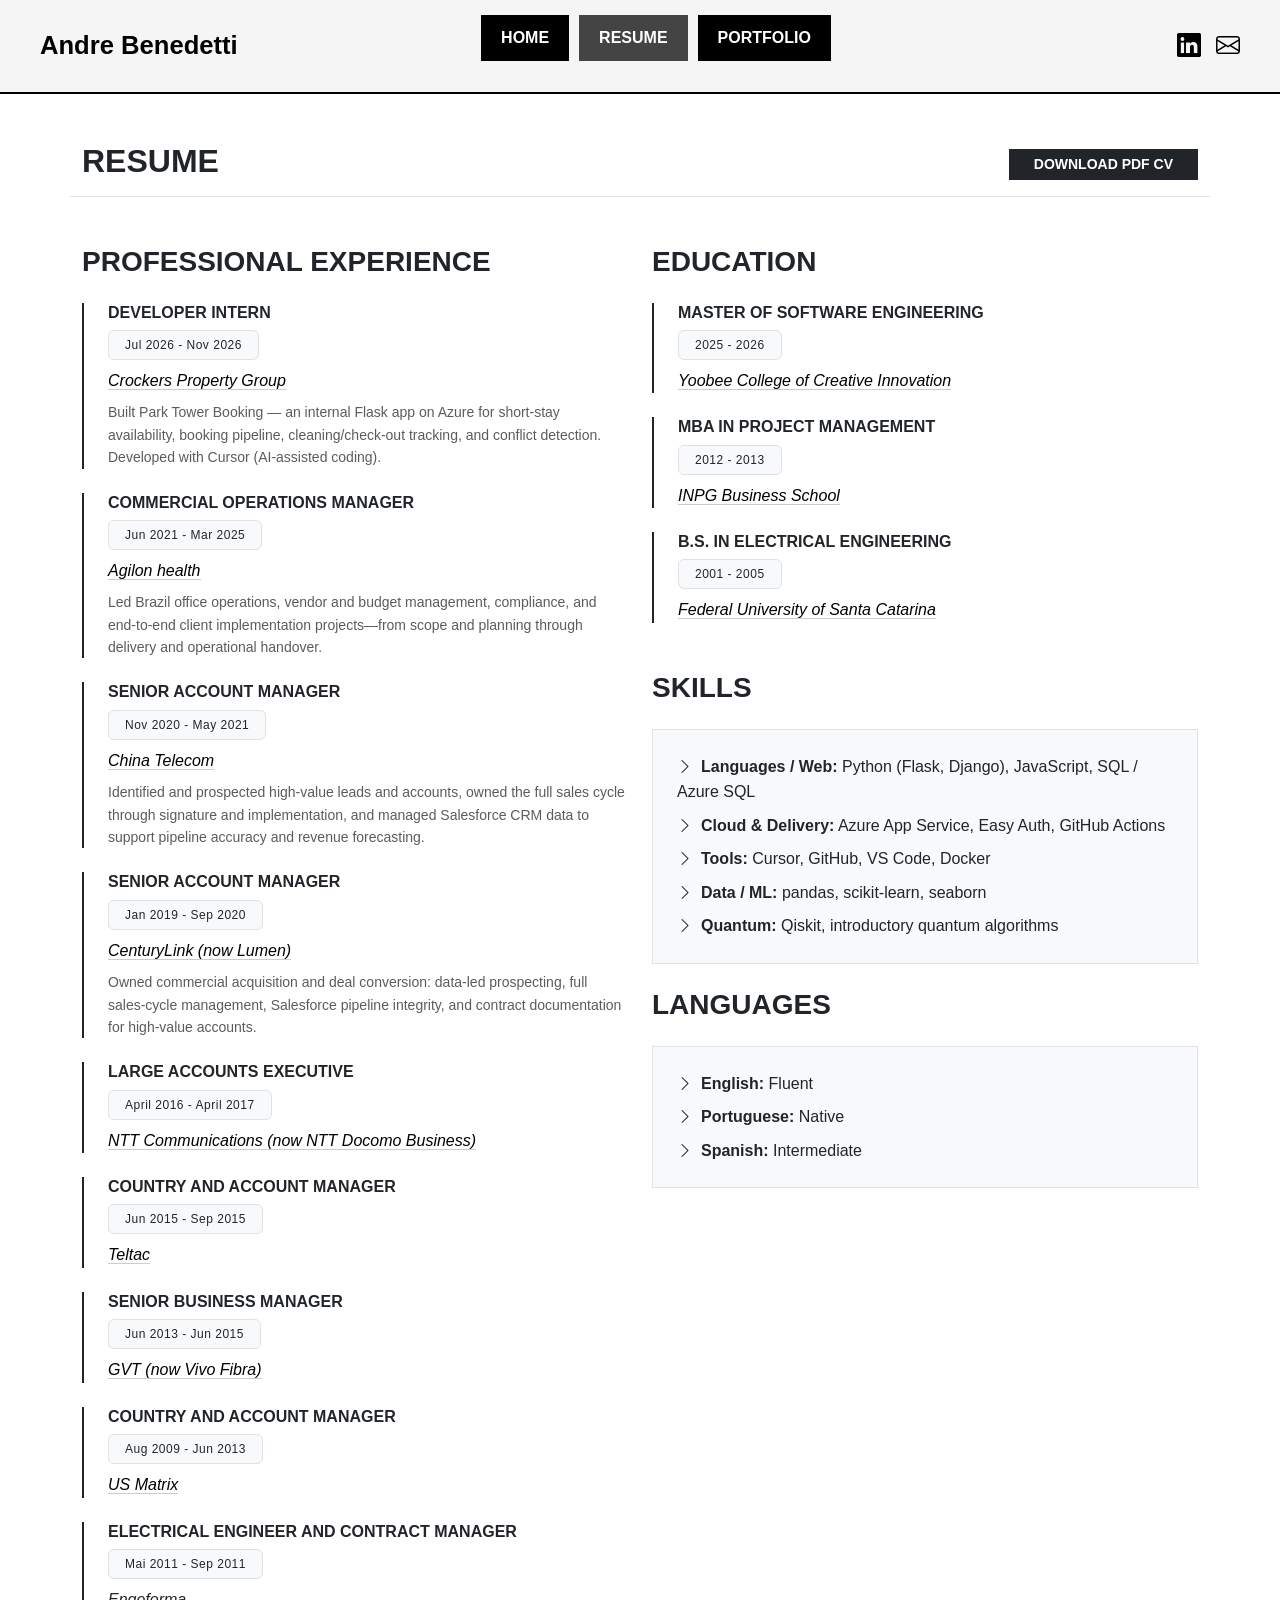
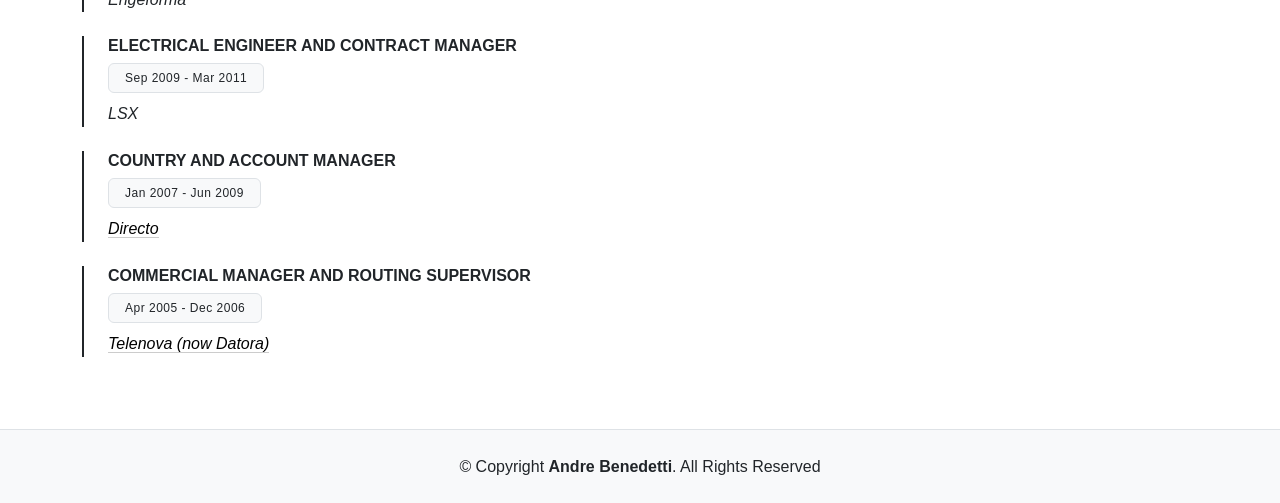
<file: resume.html>
<!DOCTYPE html>
<html lang="en">
<head>
  <meta charset="utf-8">
  <meta content="width=device-width, initial-scale=1.0" name="viewport">
  <title>Resume - Andre Benedetti</title>
  
  <link rel="stylesheet" href="https://cdn.jsdelivr.net/npm/bootstrap-icons@1.11.3/font/bootstrap-icons.min.css">
  
  <link href="https://cdn.jsdelivr.net/npm/bootstrap@5.3.0/dist/css/bootstrap.min.css" rel="stylesheet">
  
  <link href="main.css" rel="stylesheet">
</head>
<body>

<header>
  <div class="header-container">
    <div class="header-left">
      <a href="index.html" class="brand-name">Andre Benedetti</a>
    </div>

    <div class="header-center">
      <nav>
        <ul class="nav-menu">
          <li><a href="index.html">Home</a></li>
          <li><a href="resume.html">Resume</a></li>
          <li><a href="portfolio.html">Portfolio</a></li>
        </ul>
      </nav>
    </div>

    <div class="header-right">
      <div class="social-links">
        <a href="https://www.linkedin.com/in/andrebenedetti/" target="_blank"><i class="bi bi-linkedin"></i></a>
        <a href="mailto:andbene@gmail.com"><i class="bi bi-envelope"></i></a>
      </div>
    </div>
  </div>
</header>

<main class="container py-5">
  <div class="row mb-5 pb-3 border-bottom">
    <div class="col-12 d-flex justify-content-between align-items-end">
      <h2 class="text-uppercase fw-bold m-0">Resume</h2>
      <a href="assets/pdf/Andre%20Benedetti%20CV.pdf" download="Andre Benedetti CV.pdf" class="btn btn-dark btn-sm text-uppercase fw-bold rounded-0 px-4">Download PDF CV</a>
    </div>
  </div>

  <div class="row">
    <div class="col-lg-6">
      <h3 class="text-uppercase fw-bold mb-4">Professional Experience</h3>

      <div class="ps-4 border-start border-2 border-dark mb-4">
        <h4 class="h6 fw-bold text-uppercase m-0">Developer Intern</h4>
        <span class="badge bg-light text-dark border my-2 py-2 px-3 fw-normal">Jul 2026 - Nov 2026</span>
        <p class="m-0 italic"><em><a href="https://www.crockers.co.nz/" target="_blank" style="color: #000; text-decoration: none; border-bottom: 1px solid #ccc;">Crockers Property Group</a></em></p>
        <p class="small text-muted mt-2 mb-0">Built Park Tower Booking — an internal Flask app on Azure for short-stay availability, booking pipeline, cleaning/check-out tracking, and conflict detection. Developed with Cursor (AI-assisted coding).</p>
      </div>

      <div class="ps-4 border-start border-2 border-dark mb-4">
        <h4 class="h6 fw-bold text-uppercase m-0">Commercial Operations Manager</h4>
        <span class="badge bg-light text-dark border my-2 py-2 px-3 fw-normal">Jun 2021 - Mar 2025</span>
        <p class="m-0 italic"><em><a href="https://www.agilonhealth.com/" target="_blank" style="color: #000; text-decoration: none; border-bottom: 1px solid #ccc;">Agilon health</a></em></p>
        <p class="small text-muted mt-2 mb-0">Led Brazil office operations, vendor and budget management, compliance, and end-to-end client implementation projects—from scope and planning through delivery and operational handover.</p>
      </div>

      <div class="ps-4 border-start border-2 border-dark mb-4">
        <h4 class="h6 fw-bold text-uppercase m-0">Senior Account Manager</h4>
        <span class="badge bg-light text-dark border my-2 py-2 px-3 fw-normal">Nov 2020 - May 2021</span>
        <p class="m-0"><em><a href="https://www.ctamericas.com/" target="_blank" style="color: #000; text-decoration: none; border-bottom: 1px solid #ccc;">China Telecom</a></em></p>
        <p class="small text-muted mt-2 mb-0">Identified and prospected high-value leads and accounts, owned the full sales cycle through signature and implementation, and managed Salesforce CRM data to support pipeline accuracy and revenue forecasting.</p>
      </div>

      <div class="ps-4 border-start border-2 border-dark mb-4">
        <h4 class="h6 fw-bold text-uppercase m-0">Senior Account Manager</h4>
        <span class="badge bg-light text-dark border my-2 py-2 px-3 fw-normal">Jan 2019 - Sep 2020</span>
        <p class="m-0"><em><a href="https://www.lumen.com/" target="_blank" style="color: #000; text-decoration: none; border-bottom: 1px solid #ccc;">CenturyLink (now Lumen)</a></em></p>
        <p class="small text-muted mt-2 mb-0">Owned commercial acquisition and deal conversion: data-led prospecting, full sales-cycle management, Salesforce pipeline integrity, and contract documentation for high-value accounts.</p>
      </div>

      <div class="ps-4 border-start border-2 border-dark mb-4">
        <h4 class="h6 fw-bold text-uppercase m-0">Large Accounts Executive</h4>
        <span class="badge bg-light text-dark border my-2 py-2 px-3 fw-normal">April 2016 - April 2017</span>
        <p class="m-0"><em><a href="https://www.ntt.com/" target="_blank" style="color: #000; text-decoration: none; border-bottom: 1px solid #ccc;">NTT Communications (now NTT Docomo Business)</a></em></p>
      </div>

      <div class="ps-4 border-start border-2 border-dark mb-4">
        <h4 class="h6 fw-bold text-uppercase m-0">Country and Account Manager</h4>
        <span class="badge bg-light text-dark border my-2 py-2 px-3 fw-normal">Jun 2015 - Sep 2015</span>
        <p class="m-0"><em><a href="https://www.linkedin.com/company/teltac-world-wide/about/" target="_blank" style="color: #000; text-decoration: none; border-bottom: 1px solid #ccc;">Teltac</a></em></p>
      </div>

      <div class="ps-4 border-start border-2 border-dark mb-4">
        <h4 class="h6 fw-bold text-uppercase m-0">Senior Business Manager</h4>
        <span class="badge bg-light text-dark border my-2 py-2 px-3 fw-normal">Jun 2013 - Jun 2015</span>
        <p class="m-0"><em><a href="https://vivo.com.br/" target="_blank" style="color: #000; text-decoration: none; border-bottom: 1px solid #ccc;">GVT (now Vivo Fibra)</a></em></p>
      </div>

      <div class="ps-4 border-start border-2 border-dark mb-4">
        <h4 class="h6 fw-bold text-uppercase m-0">Country and Account Manager</h4>
        <span class="badge bg-light text-dark border my-2 py-2 px-3 fw-normal">Aug 2009 - Jun 2013</span>
        <p class="m-0"><em><a href="https://usmatrix.com/" target="_blank" style="color: #000; text-decoration: none; border-bottom: 1px solid #ccc;">US Matrix</a></em></p>
      </div>

      <div class="ps-4 border-start border-2 border-dark mb-4">
        <h4 class="h6 fw-bold text-uppercase m-0">Electrical Engineer and Contract Manager</h4>
        <span class="badge bg-light text-dark border my-2 py-2 px-3 fw-normal">Mai 2011 - Sep 2011</span>
        <p class="m-0"><em>Engeforma</em></p>
      </div>

      <div class="ps-4 border-start border-2 border-dark mb-4">
        <h4 class="h6 fw-bold text-uppercase m-0">Electrical Engineer and Contract Manager</h4>
        <span class="badge bg-light text-dark border my-2 py-2 px-3 fw-normal">Sep 2009 - Mar 2011</span>
        <p class="m-0"><em>LSX</em></p>
      </div>

      <div class="ps-4 border-start border-2 border-dark mb-4">
        <h4 class="h6 fw-bold text-uppercase m-0">Country and Account Manager</h4>
        <span class="badge bg-light text-dark border my-2 py-2 px-3 fw-normal">Jan 2007 - Jun 2009</span>
        <p class="m-0"><em><a href="https://www.directo.com/" target="_blank" style="color: #000; text-decoration: none; border-bottom: 1px solid #ccc;">Directo</a></em></p>
      </div>

      <div class="ps-4 border-start border-2 border-dark mb-4">
        <h4 class="h6 fw-bold text-uppercase m-0">Commercial Manager and Routing Supervisor</h4>
        <span class="badge bg-light text-dark border my-2 py-2 px-3 fw-normal">Apr 2005 - Dec 2006</span>
        <p class="m-0"><em><a href="https://datora.net/" target="_blank" style="color: #000; text-decoration: none; border-bottom: 1px solid #ccc;">Telenova (now Datora)</a></em></p>
      </div>
    </div>

    <div class="col-lg-6">
      <h3 class="text-uppercase fw-bold mb-4">Education</h3>
      
      <div class="ps-4 border-start border-2 border-dark mb-4">
        <h4 class="h6 fw-bold text-uppercase m-0">Master of Software Engineering</h4>
        <span class="badge bg-light text-dark border my-2 py-2 px-3 fw-normal">2025 - 2026</span>
        <p class="m-0"><em><a href="https://www.yoobee.ac.nz/" target="_blank" style="color: #000; text-decoration: none; border-bottom: 1px solid #ccc;">Yoobee College of Creative Innovation</a></em></p>
      </div>

      <div class="ps-4 border-start border-2 border-dark mb-4">
        <h4 class="h6 fw-bold text-uppercase m-0">MBA in Project Management</h4>
        <span class="badge bg-light text-dark border my-2 py-2 px-3 fw-normal">2012 - 2013</span>
        <p class="m-0"><em><a href="https://www.inpg.edu.br/" target="_blank" style="color: #000; text-decoration: none; border-bottom: 1px solid #ccc;">INPG Business School</a></em></p>
      </div>

      <div class="ps-4 border-start border-2 border-dark mb-4">
        <h4 class="h6 fw-bold text-uppercase m-0">B.S. in Electrical Engineering</h4>
        <span class="badge bg-light text-dark border my-2 py-2 px-3 fw-normal">2001 - 2005</span>
        <p class="m-0"><em><a href="https://ufsc.br/" target="_blank" style="color: #000; text-decoration: none; border-bottom: 1px solid #ccc;">Federal University of Santa Catarina</a></em></p>
      </div>

      <h3 class="text-uppercase fw-bold mt-5 mb-4">Skills</h3>
      <div class="p-4 bg-light border mb-4">
        <ul class="list-unstyled m-0">
          <li class="mb-2"><i class="bi bi-chevron-right me-2 text-dark"></i><strong>Languages / Web:</strong> Python (Flask, Django), JavaScript, SQL / Azure SQL</li>
          <li class="mb-2"><i class="bi bi-chevron-right me-2 text-dark"></i><strong>Cloud &amp; Delivery:</strong> Azure App Service, Easy Auth, GitHub Actions</li>
          <li class="mb-2"><i class="bi bi-chevron-right me-2 text-dark"></i><strong>Tools:</strong> Cursor, GitHub, VS Code, Docker</li>
          <li class="mb-2"><i class="bi bi-chevron-right me-2 text-dark"></i><strong>Data / ML:</strong> pandas, scikit-learn, seaborn</li>
          <li><i class="bi bi-chevron-right me-2 text-dark"></i><strong>Quantum:</strong> Qiskit, introductory quantum algorithms</li>
        </ul>
      </div>

      <h3 class="text-uppercase fw-bold mb-4">Languages</h3>
      <div class="p-4 bg-light border">
        <ul class="list-unstyled m-0">
          <li class="mb-2"><i class="bi bi-chevron-right me-2 text-dark"></i><strong>English:</strong> Fluent</li>
          <li class="mb-2"><i class="bi bi-chevron-right me-2 text-dark"></i><strong>Portuguese:</strong> Native</li>
          <li><i class="bi bi-chevron-right me-2 text-dark"></i><strong>Spanish:</strong> Intermediate</li>
        </ul>
      </div>
    </div>
  </div>
</main>

<footer class="bg-light border-top py-4 text-center">
  <div class="container">
    <p class="m-0 font-size-14 text-dark">© Copyright <strong>Andre Benedetti</strong>. All Rights Reserved</p>
  </div>
</footer>

</body>
</html>
</file>
<file: main.css>
/* Global Reset */
* {
  margin: 0;
  padding: 0;
  box-sizing: border-box;
}

body {
  font-family: 'Arial', sans-serif;
  line-height: 1.6;
}

/* Header styling */
header {
  background-color: #f5f5f5; 
  padding: 15px 0;
  border-bottom: 2px solid #000;
}

.header-container {
  max-width: 100%;
  padding: 0 40px;
  display: flex;
  align-items: center;
  justify-content: space-between;
}

/* 1. Left side positioning */
.header-left {
  flex: 1;
  display: flex;
  justify-content: flex-start;
}

.brand-name {
  color: #000 !important;
  text-decoration: none !important;
  font-size: 1.6rem;
  font-weight: 800;
  white-space: nowrap;
}

/* 2. Center side positioning (The new container) */
.header-center {
  flex: 1;
  display: flex;
  justify-content: center; /* This centers the buttons perfectly */
}

.nav-menu {
  display: flex;
  list-style: none;
  gap: 10px;
}

.nav-menu a {
  display: inline-block;
  color: #fff !important;
  padding: 10px 20px;
  text-decoration: none !important;
  font-weight: bold;
  text-transform: uppercase;
  border-radius: 0;
}

/* Button Colors (Black - Gray - Black) */
.nav-menu li:nth-child(1) a, 
.nav-menu li:nth-child(3) a { background-color: #000; }
.nav-menu li:nth-child(2) a { background-color: #444; }

/* 3. Right side positioning */
.header-right {
  flex: 1;
  display: flex;
  justify-content: flex-end;
}

.social-links {
  display: flex;
  gap: 15px;
}

.social-links a {
  color: #000 !important;
  font-size: 1.5rem;
  text-decoration: none;
}

/* Main Content: Image and Text Side-by-Side */
.main-content {
  max-width: 1200px;
  margin: 60px auto;
  padding: 0 40px;
}

.profile-container {
  display: flex;
  align-items: center;
  gap: 50px;
}

.profile-image {
  border: 4px solid #000;
  min-width: 320px;
  height: 420px;
}

.profile-image img {
  width: 100%;
  height: 100%;
  object-fit: cover;
}

.profile-text {
  flex: 1;
}

.profile-text h2 {
  font-size: 2.5rem;
  margin-bottom: 20px;
}

.profile-text p {
  text-align: justify;
}

/* Project Card Specific Styles */
.project-card {
    transition: transform 0.3s ease;
}

.project-card:hover {
    transform: translateY(-5px);
}

.border-start-lg {
    border-left: 1px solid #dee2e6;
}

@media (max-width: 991px) {
    .border-start-lg {
        border-left: none;
        border-top: 1px solid #dee2e6;
    }
}

.badge {
    font-size: 0.75rem;
    letter-spacing: 0.5px;
}
</file>
<file: assets/css/main.css>
/* Global Styles */
:root {
  --primary-bg: #ffffff;
  --text-main: #212529;
  --accent-gray-dark: #343a40; /* Dark gray for name and icons */
  --nav-bg: #000000;           /* Black background for navbar */
  --nav-text: #f8f9fa;         /* Light gray for nav text */
}

body {
  font-family: 'Arial', sans-serif;
  color: var(--text-main);
  background-color: var(--primary-bg);
}

/* Reset standard blue links */
a {
  text-decoration: none !important;
  color: inherit;
}

/* Header & Navigation */
header {
  background-color: var(--nav-bg) !important;
  padding: 15px 0;
  width: 100%;
}

.brand-name {
  color: var(--nav-text) !important;
  font-weight: bold;
  font-size: 1.5rem;
}

/* Fix the bullet points appearing in the image */
.nav-menu {
  display: flex !important;
  list-style: none !important;
  margin: 0;
  padding: 0;
  gap: 10px;
}

/* Rectangular Buttons */
.nav-menu a, .btn-resume {
  background-color: #000000;
  color: #f8f9fa !important;
  padding: 10px 20px;
  display: inline-block;
  border-radius: 0 !important; /* Forces rectangular shape */
  transition: 0.3s;
}

/* "View My Resume" specific dark gray */
.btn-resume {
  background-color: var(--accent-gray-dark) !important;
}

.nav-menu a:hover {
  background-color: #333;
}

/* Icons */
.icon i {
  color: var(--nav-text) !important;
  font-size: 1.2rem;
}
</file>
